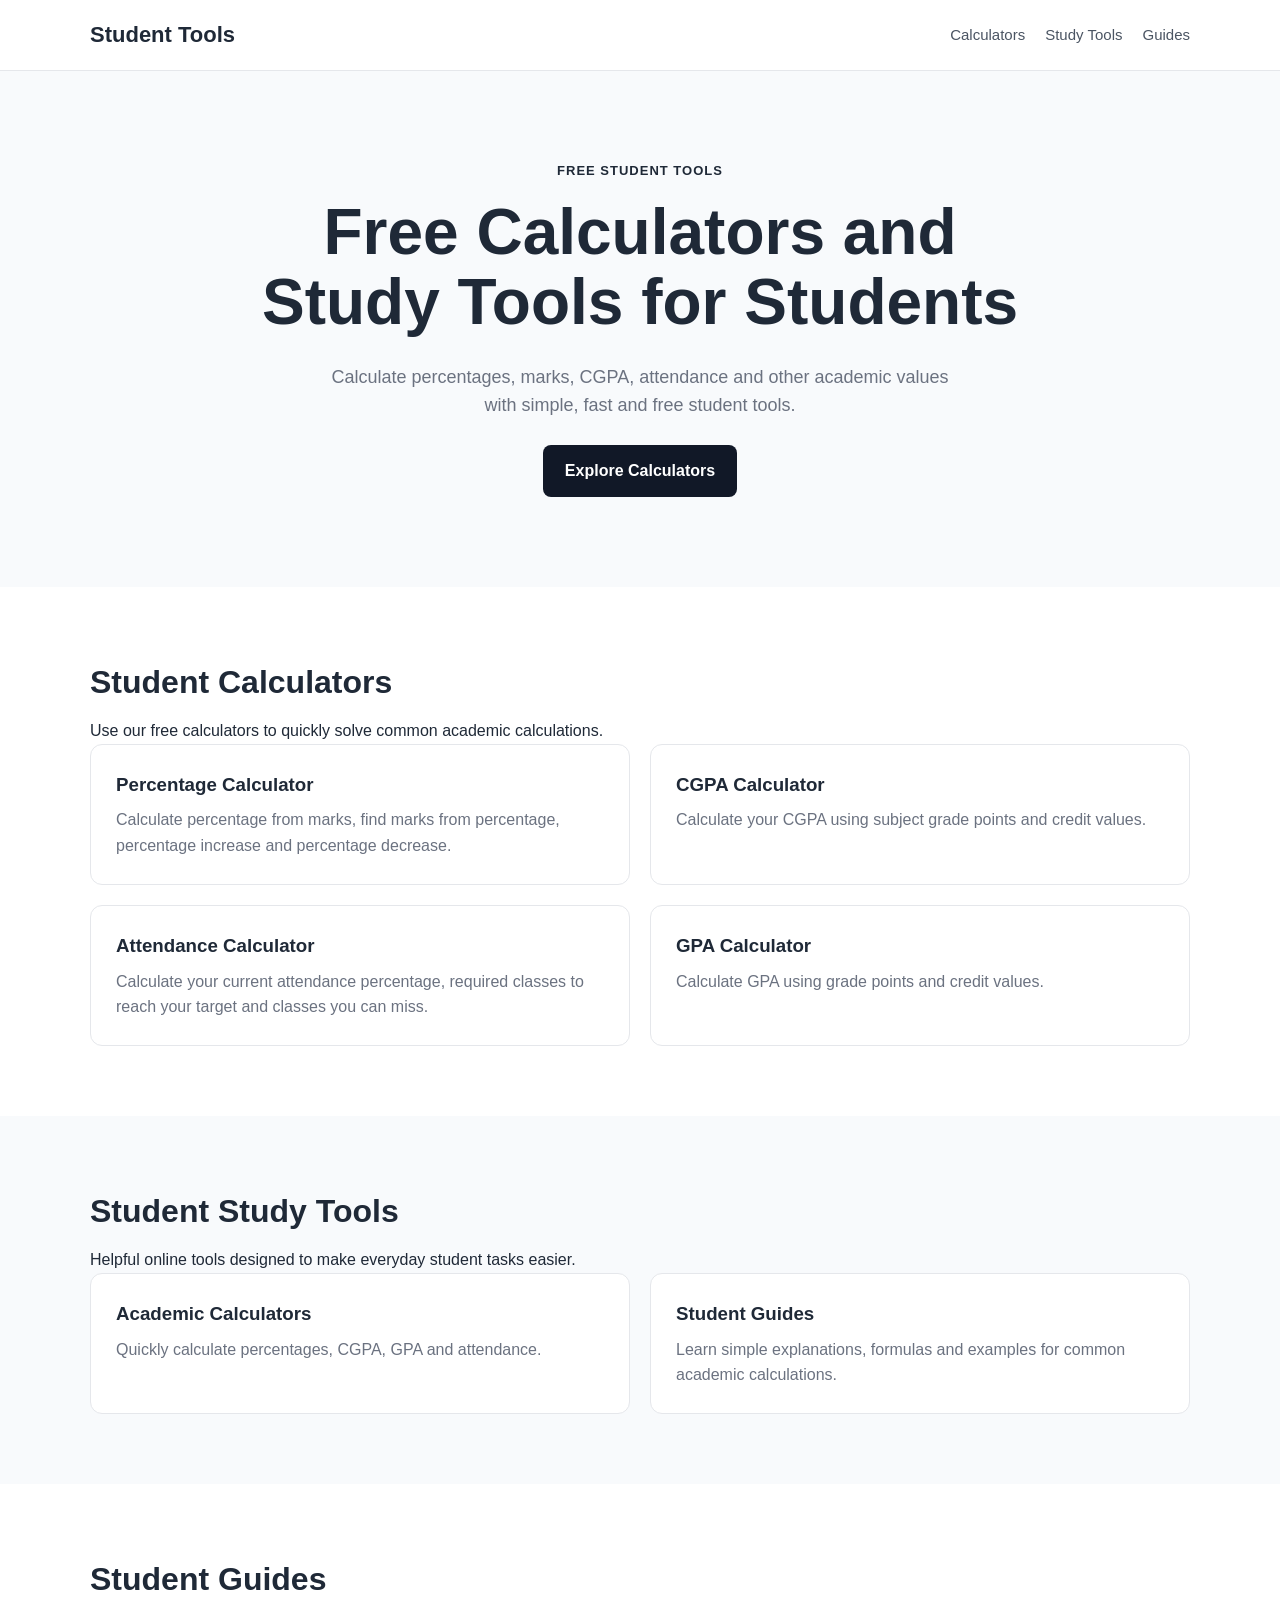
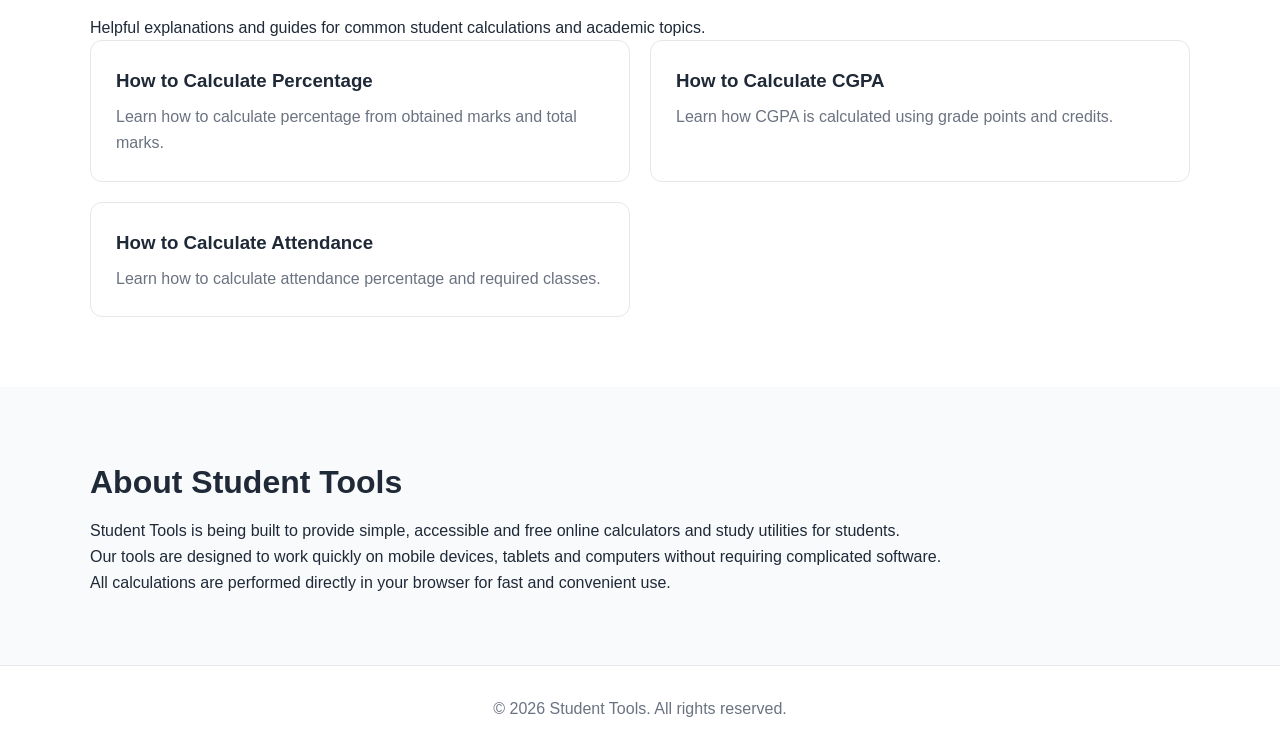
<file: index.html>
<!DOCTYPE html>
<html lang="en">

<head>
    <meta charset="UTF-8">

    <meta name="viewport"
        content="width=device-width, initial-scale=1.0">

    <title>Student Tools - Free Calculators and Study Tools</title>

    <meta name="description"
        content="Free online calculators and study tools for students. Calculate percentage, CGPA, attendance and more.">

    <meta name="robots"
        content="index, follow">

    <link rel="canonical"
        href="https://shaurya-portfolio-1.github.io/student-tools/">

    <meta name="google-site-verification"
        content="pEbb5B0uNUmhUQvmZeQcg9_nepj4lrS3mzh34N6-RK8">

    <link rel="stylesheet"
        href="style.css">

    <script type="application/ld+json">
    {
        "@context": "https://schema.org",
        "@type": "WebSite",
        "name": "Student Tools",
        "url": "https://shaurya-portfolio-1.github.io/student-tools/",
        "description": "Free online calculators and study tools for students."
    }
    </script>

</head>

<body>

<header class="site-header">

    <div class="container header-content">

        <a href="./"
            class="logo">
            Student Tools
        </a>

        <nav aria-label="Main navigation">

            <a href="#calculators">
                Calculators
            </a>

            <a href="#study-tools">
                Study Tools
            </a>

            <a href="#guides">
                Guides
            </a>

        </nav>

    </div>

</header>


<main>

    <!-- HERO -->

    <section class="hero">

        <div class="container">

            <p class="eyebrow">
                FREE STUDENT TOOLS
            </p>

            <h1>
                Free Calculators and Study Tools for Students
            </h1>

            <p class="hero-text">
                Calculate percentages, marks, CGPA, attendance
                and other academic values with simple,
                fast and free student tools.
            </p>

            <a href="#calculators"
                class="button">
                Explore Calculators
            </a>

        </div>

    </section>


    <!-- CALCULATORS -->

    <section id="calculators"
        class="section">

        <div class="container">

            <h2>
                Student Calculators
            </h2>

            <p>
                Use our free calculators to quickly solve
                common academic calculations.
            </p>


            <div class="tool-grid">


                <!-- PERCENTAGE -->

                <a href="calculators/percentage-calculator/"
                    class="tool-card">

                    <h3>
                        Percentage Calculator
                    </h3>

                    <p>
                        Calculate percentage from marks,
                        find marks from percentage,
                        percentage increase and
                        percentage decrease.
                    </p>

                </a>


                <!-- CGPA -->

                <a href="calculators/cgpa-calculator/"
                    class="tool-card">

                    <h3>
                        CGPA Calculator
                    </h3>

                    <p>
                        Calculate your CGPA using
                        subject grade points and
                        credit values.
                    </p>

                </a>


                <!-- ATTENDANCE -->

                <a href="calculators/attendance-calculator/"
                    class="tool-card">

                    <h3>
                        Attendance Calculator
                    </h3>

                    <p>
                        Calculate your current
                        attendance percentage,
                        required classes to reach
                        your target and classes
                        you can miss.
                    </p>

                </a>


                <!-- GPA -->

                <a href="calculators/gpa-calculator/"
                    class="tool-card">

                    <h3>
                        GPA Calculator
                    </h3>

                    <p>
                        Calculate GPA using
                        grade points and
                        credit values.
                    </p>

                </a>

            </div>

        </div>

    </section>


    <!-- STUDY TOOLS -->

    <section id="study-tools"
        class="section section-alt">

        <div class="container">

            <h2>
                Student Study Tools
            </h2>

            <p>
                Helpful online tools designed to make
                everyday student tasks easier.
            </p>


            <div class="tool-grid">

                <a href="#calculators"
                    class="tool-card">

                    <h3>
                        Academic Calculators
                    </h3>

                    <p>
                        Quickly calculate percentages,
                        CGPA, GPA and attendance.
                    </p>

                </a>


                <a href="#guides"
                    class="tool-card">

                    <h3>
                        Student Guides
                    </h3>

                    <p>
                        Learn simple explanations,
                        formulas and examples for
                        common academic calculations.
                    </p>

                </a>

            </div>

        </div>

    </section>


    <!-- GUIDES -->

    <section id="guides"
        class="section">

        <div class="container">

            <h2>
                Student Guides
            </h2>

            <p>
                Helpful explanations and guides for
                common student calculations and
                academic topics.
            </p>


            <div class="tool-grid">

                <a href="calculators/percentage-calculator/"
                    class="tool-card">

                    <h3>
                        How to Calculate Percentage
                    </h3>

                    <p>
                        Learn how to calculate percentage
                        from obtained marks and total marks.
                    </p>

                </a>


                <a href="calculators/cgpa-calculator/"
                    class="tool-card">

                    <h3>
                        How to Calculate CGPA
                    </h3>

                    <p>
                        Learn how CGPA is calculated using
                        grade points and credits.
                    </p>

                </a>


                <a href="calculators/attendance-calculator/"
                    class="tool-card">

                    <h3>
                        How to Calculate Attendance
                    </h3>

                    <p>
                        Learn how to calculate attendance
                        percentage and required classes.
                    </p>

                </a>

            </div>

        </div>

    </section>


    <!-- ABOUT -->

    <section class="section section-alt">

        <div class="container">

            <h2>
                About Student Tools
            </h2>

            <p>
                Student Tools is being built to provide
                simple, accessible and free online
                calculators and study utilities for
                students.
            </p>

            <p>
                Our tools are designed to work quickly
                on mobile devices, tablets and computers
                without requiring complicated software.
            </p>

            <p>
                All calculations are performed directly
                in your browser for fast and convenient
                use.
            </p>

        </div>

    </section>

</main>


<!-- FOOTER -->

<footer class="site-footer">

    <div class="container">

        <p>
            © 2026 Student Tools. All rights reserved.
        </p>

    </div>

</footer>

</body>

</html>
</file>
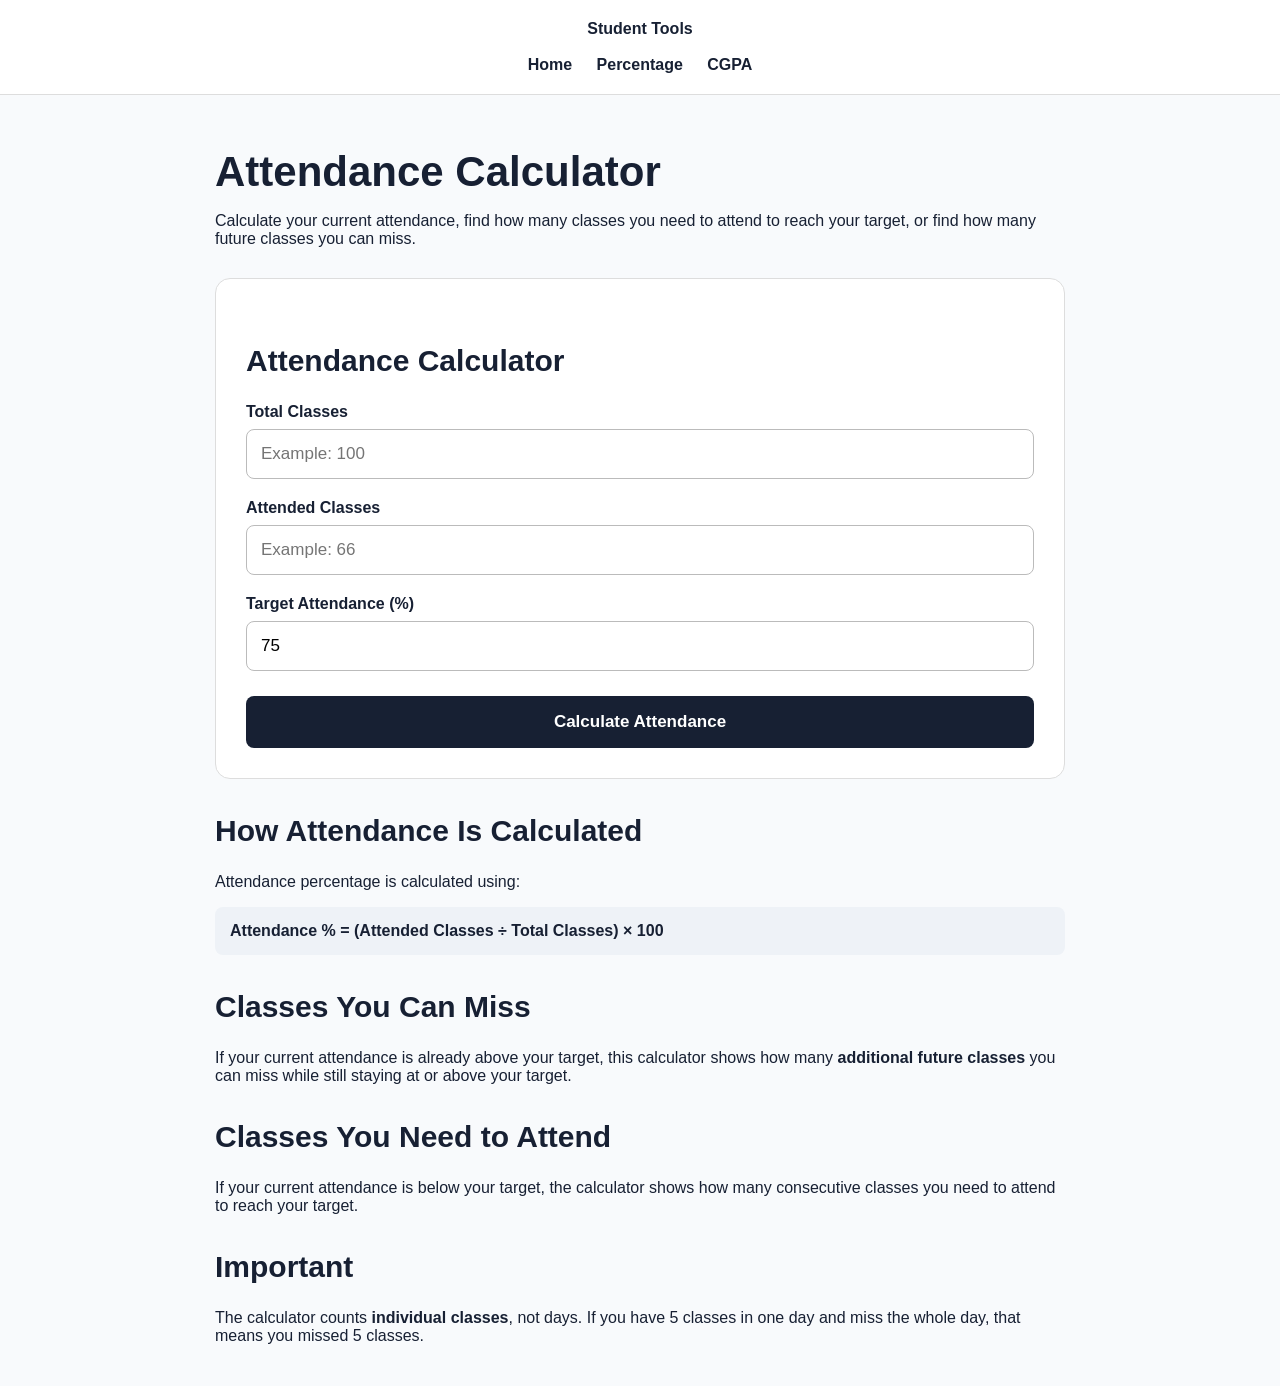
<file: calculators/attendance-calculator/index.html>
<!DOCTYPE html>
<html lang="en">
<head>
<meta charset="UTF-8">
<meta name="viewport" content="width=device-width, initial-scale=1.0">

<title>Attendance Calculator</title>

<meta name="description" content="Free attendance calculator for students. Calculate current attendance, classes needed to reach a target, and classes you can miss.">

<style>
* {
    box-sizing: border-box;
}

body {
    margin: 0;
    font-family: Arial, sans-serif;
    background: #f8fafc;
    color: #172033;
}

.container {
    max-width: 900px;
    margin: auto;
    padding: 25px;
}

header {
    background: white;
    padding: 20px;
    text-align: center;
    border-bottom: 1px solid #ddd;
}

header a {
    text-decoration: none;
    color: #172033;
    font-weight: bold;
    margin: 0 10px;
}

h1 {
    font-size: 42px;
    margin-bottom: 15px;
}

h2 {
    font-size: 30px;
    margin-top: 35px;
}

.card {
    background: white;
    padding: 30px;
    border-radius: 15px;
    margin-top: 30px;
    border: 1px solid #ddd;
}

label {
    display: block;
    font-weight: bold;
    margin-top: 20px;
    margin-bottom: 8px;
}

input {
    width: 100%;
    padding: 14px;
    font-size: 17px;
    border: 1px solid #bbb;
    border-radius: 8px;
}

button {
    width: 100%;
    padding: 16px;
    margin-top: 25px;
    background: #172033;
    color: white;
    border: none;
    border-radius: 8px;
    font-size: 17px;
    font-weight: bold;
    cursor: pointer;
}

#result {
    display: none;
    margin-top: 30px;
}

.result {
    background: #f1f5f9;
    padding: 25px;
    border-radius: 12px;
    text-align: center;
}

.big {
    font-size: 40px;
    font-weight: bold;
    margin: 10px 0;
}

.details {
    margin-top: 20px;
    background: white;
    border: 1px solid #ddd;
    padding: 25px;
    border-radius: 12px;
    line-height: 1.8;
}

.explanation {
    margin-top: 20px;
    background: #f8fafc;
    padding: 25px;
    border-left: 5px solid #172033;
    line-height: 1.8;
}

.formula {
    background: #eef2f7;
    padding: 15px;
    border-radius: 8px;
    font-weight: bold;
}

@media(max-width:600px) {
    h1 {
        font-size: 34px;
    }

    .container {
        padding: 18px;
    }

    .card {
        padding: 20px;
    }
}
</style>
</head>

<body>

<header>
    <strong>Student Tools</strong>
    <br><br>
    <a href="../../">Home</a>
    <a href="../percentage-calculator/">Percentage</a>
    <a href="../cgpa-calculator/">CGPA</a>
</header>

<div class="container">

<h1>Attendance Calculator</h1>

<p>
Calculate your current attendance, find how many classes you need to attend
to reach your target, or find how many future classes you can miss.
</p>

<div class="card">

<h2>Attendance Calculator</h2>

<label>Total Classes</label>
<input type="number" id="total" placeholder="Example: 100">

<label>Attended Classes</label>
<input type="number" id="attended" placeholder="Example: 66">

<label>Target Attendance (%)</label>
<input type="number" id="target" value="75">

<button onclick="calculate()">Calculate Attendance</button>

<div id="result">

<div class="result">

<div>Your Current Attendance</div>

<div class="big" id="current"></div>

<div id="mainMessage"></div>

</div>

<div class="details" id="details"></div>

<div class="explanation" id="explanation"></div>

</div>

</div>


<h2>How Attendance Is Calculated</h2>

<p>
Attendance percentage is calculated using:
</p>

<div class="formula">
Attendance % = (Attended Classes ÷ Total Classes) × 100
</div>

<h2>Classes You Can Miss</h2>

<p>
If your current attendance is already above your target, this calculator
shows how many <strong>additional future classes</strong> you can miss while
still staying at or above your target.
</p>

<h2>Classes You Need to Attend</h2>

<p>
If your current attendance is below your target, the calculator shows how
many consecutive classes you need to attend to reach your target.
</p>

<h2>Important</h2>

<p>
The calculator counts <strong>individual classes</strong>, not days.
If you have 5 classes in one day and miss the whole day, that means you
missed 5 classes.
</p>

</div>


<script>

function calculate() {

    let total = Number(document.getElementById("total").value);
    let attended = Number(document.getElementById("attended").value);
    let target = Number(document.getElementById("target").value);

    if (total <= 0) {
        alert("Please enter total classes.");
        return;
    }

    if (attended < 0 || attended > total) {
        alert("Attended classes cannot be greater than total classes.");
        return;
    }

    if (target <= 0 || target > 100) {
        alert("Target attendance must be between 1 and 100.");
        return;
    }

    let current = (attended / total) * 100;

    document.getElementById("result").style.display = "block";

    document.getElementById("current").innerText =
        current.toFixed(2) + "%";


    /* CURRENT ATTENDANCE IS ABOVE TARGET */

    if (current >= target) {

        let targetDecimal = target / 100;

        let canMiss = Math.floor(
            (attended / targetDecimal) - total
        );

        if (canMiss < 0) {
            canMiss = 0;
        }

        let newTotal = total + canMiss;

        let finalAttendance =
            (attended / newTotal) * 100;


        document.getElementById("mainMessage").innerHTML =
            "<p>You are currently meeting your target.</p>" +
            "<p><strong>You can miss " +
            canMiss +
            " additional classes.</strong></p>";


        document.getElementById("details").innerHTML =

            "<strong>Attendance Details</strong>" +

            "<p>Total classes: " + total + "</p>" +

            "<p>Attended classes: " + attended + "</p>" +

            "<p>Current attendance: " +
            current.toFixed(2) + "%</p>" +

            "<p>Target attendance: " +
            target.toFixed(2) + "%</p>" +

            "<p>Additional classes you can miss: " +
            canMiss + "</p>";


        document.getElementById("explanation").innerHTML =

            "<h3>How this works</h3>" +

            "<p>You attended <strong>" +
            attended +
            "</strong> classes out of <strong>" +
            total +
            "</strong>.</p>" +

            "<p>Your current attendance is <strong>" +
            current.toFixed(2) +
            "%</strong>.</p>" +

            "<p>You can miss <strong>" +
            canMiss +
            " additional future classes</strong> and still remain at or above your target.</p>" +

            "<div class='formula'>" +

            attended +
            " ÷ " +
            newTotal +
            " × 100 = " +
            finalAttendance.toFixed(2) +
            "%" +

            "</div>" +

            "<p>So after missing those classes, your attendance would be approximately <strong>" +
            finalAttendance.toFixed(2) +
            "%</strong>.</p>";
    }


    /* CURRENT ATTENDANCE IS BELOW TARGET */

    else {

        let targetDecimal = target / 100;

        let needed = Math.ceil(
            (targetDecimal * total - attended) /
            (1 - targetDecimal)
        );

        let newAttended = attended + needed;

        let newTotal = total + needed;

        let finalAttendance =
            (newAttended / newTotal) * 100;


        document.getElementById("mainMessage").innerHTML =

            "<p>Your attendance is below your target.</p>" +

            "<p><strong>You need to attend " +
            needed +
            " more consecutive classes.</strong></p>";


        document.getElementById("details").innerHTML =

            "<strong>Attendance Details</strong>" +

            "<p>Total classes: " +
            total + "</p>" +

            "<p>Attended classes: " +
            attended + "</p>" +

            "<p>Current attendance: " +
            current.toFixed(2) + "%</p>" +

            "<p>Target attendance: " +
            target.toFixed(2) + "%</p>" +

            "<p>Additional classes you need to attend: " +
            needed + "</p>";


        document.getElementById("explanation").innerHTML =

            "<h3>How this works</h3>" +

            "<p>You currently attended <strong>" +
            attended +
            "</strong> out of <strong>" +
            total +
            "</strong> classes.</p>" +

            "<p>Your current attendance is <strong>" +
            current.toFixed(2) +
            "%</strong>, but your target is <strong>" +
            target.toFixed(2) +
            "%</strong>.</p>" +

            "<p>You need to attend <strong>" +
            needed +
            " additional consecutive classes</strong> without missing another class.</p>" +

            "<div class='formula'>" +

            newAttended +
            " ÷ " +
            newTotal +
            " × 100 = " +
            finalAttendance.toFixed(2) +
            "%" +

            "</div>" +

            "<p>After attending those classes, your attendance will be approximately <strong>" +
            finalAttendance.toFixed(2) +
            "%</strong>.</p>";
    }

}

</script>

</body>
</html>
</file>
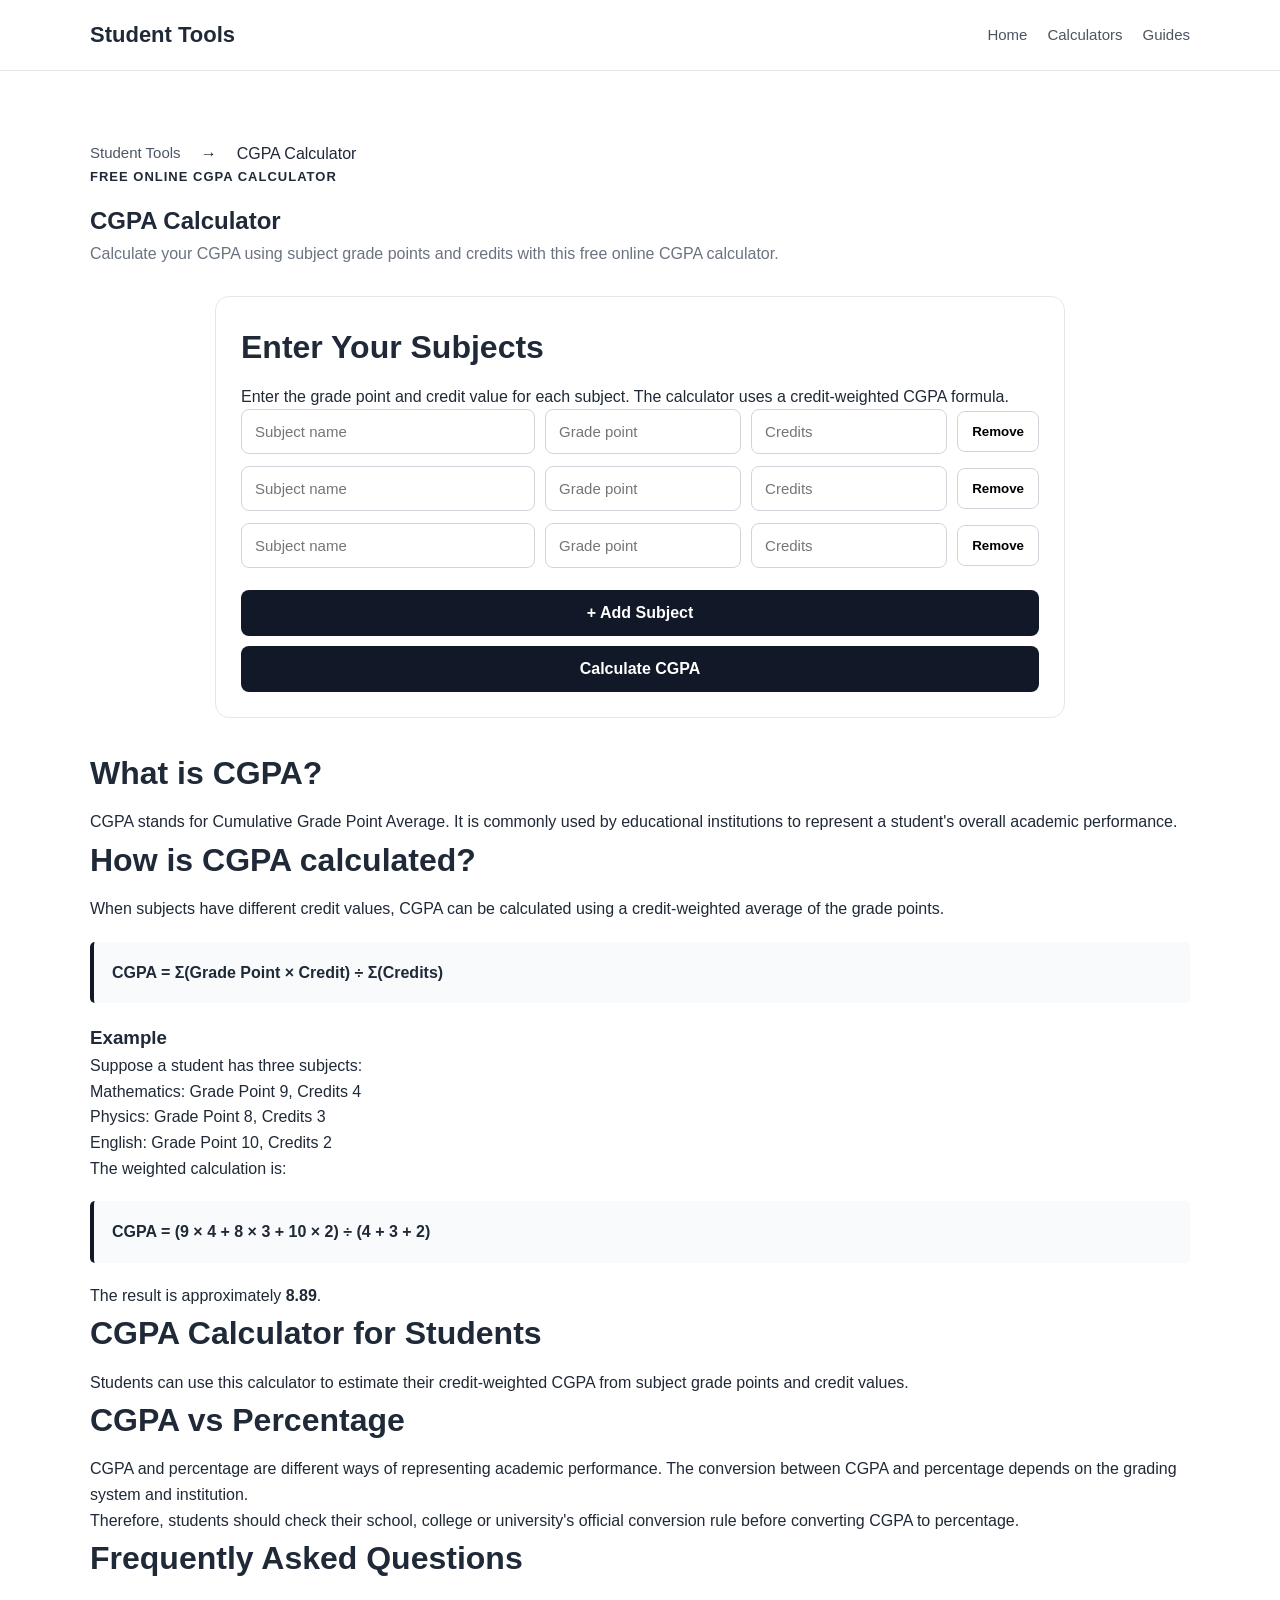
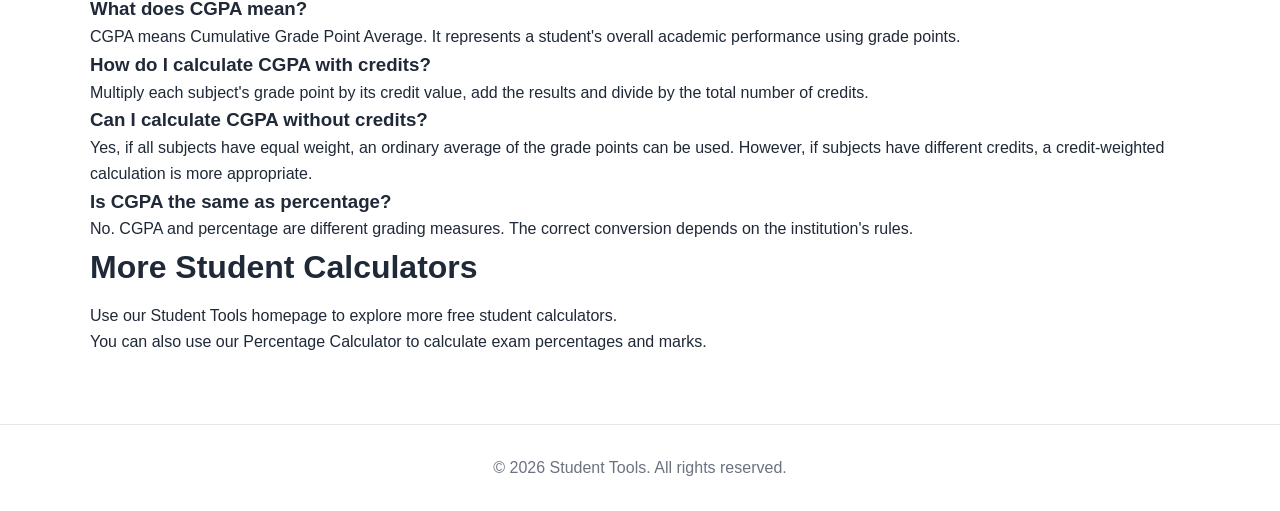
<file: calculators/cgpa-calculator/index.html>
<!DOCTYPE html>
<html lang="en">

<head>

<meta charset="UTF-8">

<meta name="viewport" content="width=device-width, initial-scale=1.0">

<title>CGPA Calculator - Calculate CGPA from Grades and Credits</title>

<meta
name="description"
content="Free CGPA calculator for students. Calculate your CGPA using subject grade points and credits with our simple online CGPA calculator."
>

<meta
name="robots"
content="index, follow"
>

<link
rel="canonical"
href="https://shaurya-portfolio-1.github.io/student-tools/calculators/cgpa-calculator/"
>

<meta
property="og:title"
content="CGPA Calculator - Calculate CGPA Online"
>

<meta
property="og:description"
content="Calculate your CGPA from subject grade points and credits using this free online CGPA calculator."
>

<meta
property="og:type"
content="website"
>

<meta
property="og:url"
content="https://shaurya-portfolio-1.github.io/student-tools/calculators/cgpa-calculator/"
>

<link
rel="stylesheet"
href="../../style.css"
>


<script type="application/ld+json">
{
  "@context": "https://schema.org",
  "@type": "WebApplication",
  "name": "CGPA Calculator",
  "url": "https://shaurya-portfolio-1.github.io/student-tools/calculators/cgpa-calculator/",
  "applicationCategory": "EducationalApplication",
  "operatingSystem": "Any",
  "description": "Free online CGPA calculator for students."
}
</script>


<style>

.cgpa-box {
    max-width: 850px;
    margin: 30px auto;
    padding: 25px;
    border: 1px solid #e5e7eb;
    border-radius: 14px;
    background: #ffffff;
}

.subject-row {
    display: grid;
    grid-template-columns: 1.5fr 1fr 1fr auto;
    gap: 10px;
    margin-bottom: 12px;
    align-items: center;
}

.subject-row input {
    width: 100%;
    padding: 13px;
    border: 1px solid #d1d5db;
    border-radius: 8px;
    font-size: 15px;
    box-sizing: border-box;
}

.remove-button {
    padding: 12px 14px;
    border: 1px solid #d1d5db;
    border-radius: 8px;
    background: #ffffff;
    cursor: pointer;
    font-weight: 600;
}

.add-button,
.calculate-button {
    width: 100%;
    padding: 14px;
    margin-top: 10px;
    border: none;
    border-radius: 8px;
    background: #111827;
    color: white;
    font-size: 16px;
    font-weight: 600;
    cursor: pointer;
}

.result-box {
    display: none;
    margin-top: 25px;
    padding: 25px;
    border-radius: 10px;
    background: #f3f4f6;
    text-align: center;
}

.result-box.show {
    display: block;
}

.cgpa-result {
    font-size: 38px;
    font-weight: 700;
    margin-top: 8px;
}

.error {
    color: #b91c1c;
    font-weight: 600;
}

.formula {
    margin: 20px 0;
    padding: 18px;
    background: #f8fafc;
    border-left: 4px solid #111827;
    border-radius: 5px;
    font-weight: 600;
}

@media (max-width: 650px) {

    .subject-row {
        grid-template-columns: 1fr;
        padding: 15px;
        border: 1px solid #e5e7eb;
        border-radius: 10px;
    }

    .remove-button {
        width: 100%;
    }

    .cgpa-box {
        padding: 18px;
    }

}

</style>

</head>


<body>


<header class="site-header">

<div class="container header-content">

<a
href="../../index.html"
class="logo"
>
Student Tools
</a>


<nav aria-label="Main navigation">

<a href="../../index.html">
Home
</a>

<a href="../../index.html#calculators">
Calculators
</a>

<a href="../../index.html#guides">
Guides
</a>

</nav>

</div>

</header>


<main>


<section class="section">

<div class="container">


<nav
class="breadcrumb"
aria-label="Breadcrumb"
>

<a href="../../index.html">
Student Tools
</a>

<span aria-hidden="true">
→
</span>

<span>
CGPA Calculator
</span>

</nav>


<p class="eyebrow">
FREE ONLINE CGPA CALCULATOR
</p>


<h1>
CGPA Calculator
</h1>


<p class="section-intro">

Calculate your CGPA using subject grade points and
credits with this free online CGPA calculator.

</p>


<div class="cgpa-box">


<h2>
Enter Your Subjects
</h2>


<p>
Enter the grade point and credit value for each subject.
The calculator uses a credit-weighted CGPA formula.
</p>


<div
id="subjects"
>


<div class="subject-row">

<input
type="text"
placeholder="Subject name"
aria-label="Subject name"
>

<input
type="number"
placeholder="Grade point"
aria-label="Grade point"
min="0"
max="10"
step="0.01"
>

<input
type="number"
placeholder="Credits"
aria-label="Credits"
min="0.1"
step="0.1"
>

<button
class="remove-button"
onclick="removeSubject(this)"
>
Remove
</button>

</div>


<div class="subject-row">

<input
type="text"
placeholder="Subject name"
aria-label="Subject name"
>

<input
type="number"
placeholder="Grade point"
aria-label="Grade point"
min="0"
max="10"
step="0.01"
>

<input
type="number"
placeholder="Credits"
aria-label="Credits"
min="0.1"
step="0.1"
>

<button
class="remove-button"
onclick="removeSubject(this)"
>
Remove
</button>

</div>


<div class="subject-row">

<input
type="text"
placeholder="Subject name"
aria-label="Subject name"
>

<input
type="number"
placeholder="Grade point"
aria-label="Grade point"
min="0"
max="10"
step="0.01"
>

<input
type="number"
placeholder="Credits"
aria-label="Credits"
min="0.1"
step="0.1"
>

<button
class="remove-button"
onclick="removeSubject(this)"
>
Remove
</button>

</div>


</div>


<button
class="add-button"
onclick="addSubject()"
>
+ Add Subject
</button>


<button
class="calculate-button"
onclick="calculateCGPA()"
>
Calculate CGPA
</button>


<div
id="result"
class="result-box"
>
</div>


</div>


<article>


<h2>
What is CGPA?
</h2>

<p>

CGPA stands for Cumulative Grade Point Average.
It is commonly used by educational institutions to
represent a student's overall academic performance.

</p>


<h2>
How is CGPA calculated?
</h2>

<p>

When subjects have different credit values, CGPA can
be calculated using a credit-weighted average of the
grade points.

</p>


<div class="formula">

CGPA = Σ(Grade Point × Credit) ÷ Σ(Credits)

</div>


<h3>
Example
</h3>

<p>

Suppose a student has three subjects:

</p>

<p>

Mathematics: Grade Point 9, Credits 4<br>
Physics: Grade Point 8, Credits 3<br>
English: Grade Point 10, Credits 2

</p>

<p>

The weighted calculation is:

</p>

<div class="formula">

CGPA =
(9 × 4 + 8 × 3 + 10 × 2)
÷
(4 + 3 + 2)

</div>

<p>

The result is approximately <strong>8.89</strong>.

</p>


<h2>
CGPA Calculator for Students
</h2>

<p>

Students can use this calculator to estimate their
credit-weighted CGPA from subject grade points and
credit values.

</p>


<h2>
CGPA vs Percentage
</h2>

<p>

CGPA and percentage are different ways of representing
academic performance. The conversion between CGPA and
percentage depends on the grading system and institution.

</p>

<p>

Therefore, students should check their school, college
or university's official conversion rule before converting
CGPA to percentage.

</p>


<h2>
Frequently Asked Questions
</h2>


<h3>
What does CGPA mean?
</h3>

<p>

CGPA means Cumulative Grade Point Average. It represents
a student's overall academic performance using grade points.

</p>


<h3>
How do I calculate CGPA with credits?
</h3>

<p>

Multiply each subject's grade point by its credit value,
add the results and divide by the total number of credits.

</p>


<h3>
Can I calculate CGPA without credits?
</h3>

<p>

Yes, if all subjects have equal weight, an ordinary average
of the grade points can be used. However, if subjects have
different credits, a credit-weighted calculation is more
appropriate.

</p>


<h3>
Is CGPA the same as percentage?
</h3>

<p>

No. CGPA and percentage are different grading measures.
The correct conversion depends on the institution's rules.

</p>


<h2>
More Student Calculators
</h2>

<p>

Use our
<a href="../../index.html">
Student Tools
</a>
homepage to explore more free student calculators.

</p>


<p>

You can also use our
<a href="../percentage-calculator/">
Percentage Calculator
</a>
to calculate exam percentages and marks.

</p>


</article>


</div>

</section>

</main>


<footer class="site-footer">

<div class="container">

<p>
© 2026 Student Tools. All rights reserved.
</p>

</div>

</footer>


<script>


function addSubject() {

    const subjects =
        document.getElementById("subjects");

    const row =
        document.createElement("div");

    row.className = "subject-row";

    row.innerHTML = `

        <input
            type="text"
            placeholder="Subject name"
            aria-label="Subject name"
        >

        <input
            type="number"
            placeholder="Grade point"
            aria-label="Grade point"
            min="0"
            max="10"
            step="0.01"
        >

        <input
            type="number"
            placeholder="Credits"
            aria-label="Credits"
            min="0.1"
            step="0.1"
        >

        <button
            class="remove-button"
            onclick="removeSubject(this)"
        >
            Remove
        </button>

    `;

    subjects.appendChild(row);

}



function removeSubject(button) {

    const rows =
        document.querySelectorAll(".subject-row");

    if (rows.length <= 1) {

        return;

    }

    button.parentElement.remove();

}



function calculateCGPA() {

    const rows =
        document.querySelectorAll(".subject-row");

    let weightedTotal = 0;

    let totalCredits = 0;

    let valid = true;


    rows.forEach(function(row) {

        const inputs =
            row.querySelectorAll("input");

        const gradePoint =
            Number(inputs[1].value);

        const credits =
            Number(inputs[2].value);


        if (
            !Number.isFinite(gradePoint) ||
            !Number.isFinite(credits) ||
            gradePoint < 0 ||
            gradePoint > 10 ||
            credits <= 0
        ) {

            valid = false;

            return;

        }


        weightedTotal +=
            gradePoint * credits;

        totalCredits +=
            credits;

    });


    const result =
        document.getElementById("result");


    if (!valid || totalCredits === 0) {

        result.innerHTML =
            '<span class="error">Please enter a valid grade point (0–10) and credit value for every subject.</span>';

        result.classList.add("show");

        return;

    }


    const cgpa =
        weightedTotal / totalCredits;


    result.innerHTML = `

        Your CGPA

        <div class="cgpa-result">
            ${cgpa.toFixed(2)}
        </div>

        <p>
            Total Credits: ${totalCredits}
        </p>

    `;

    result.classList.add("show");

}


</script>


</body>

</html>
</file>
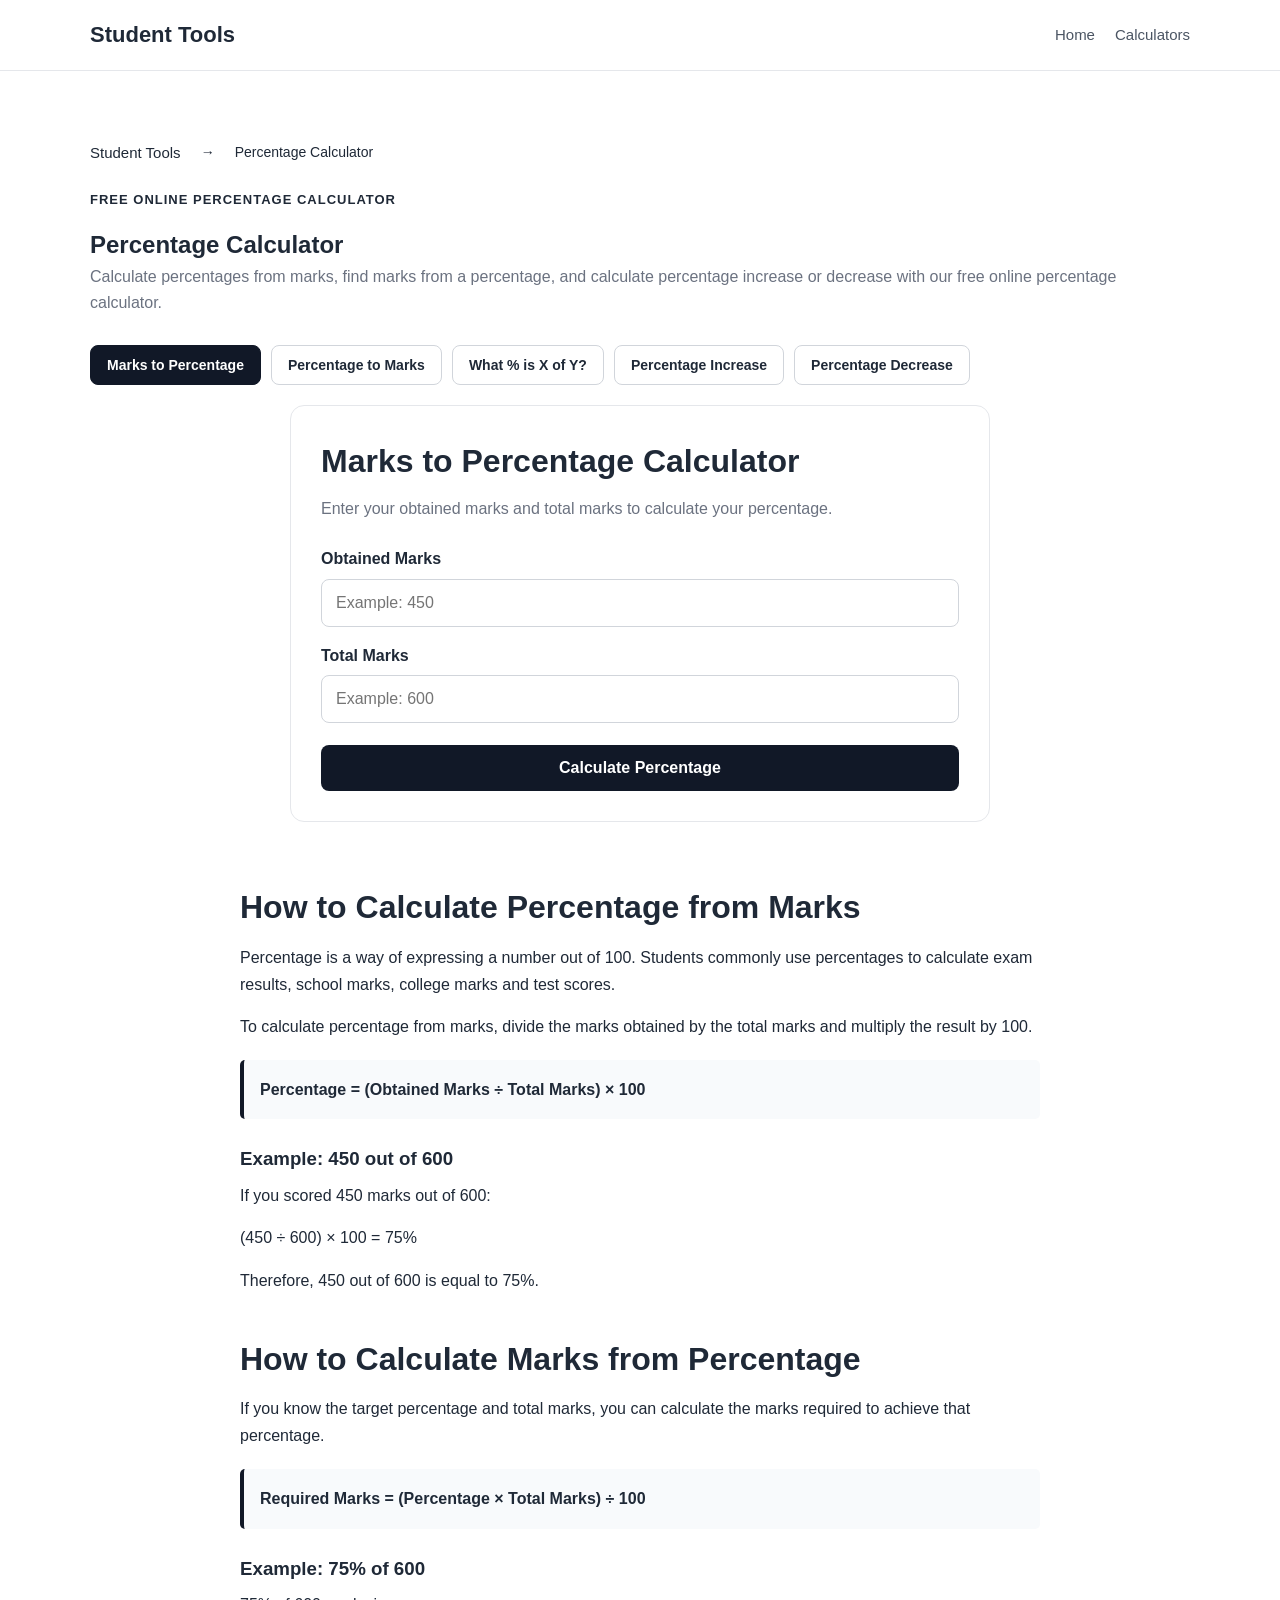
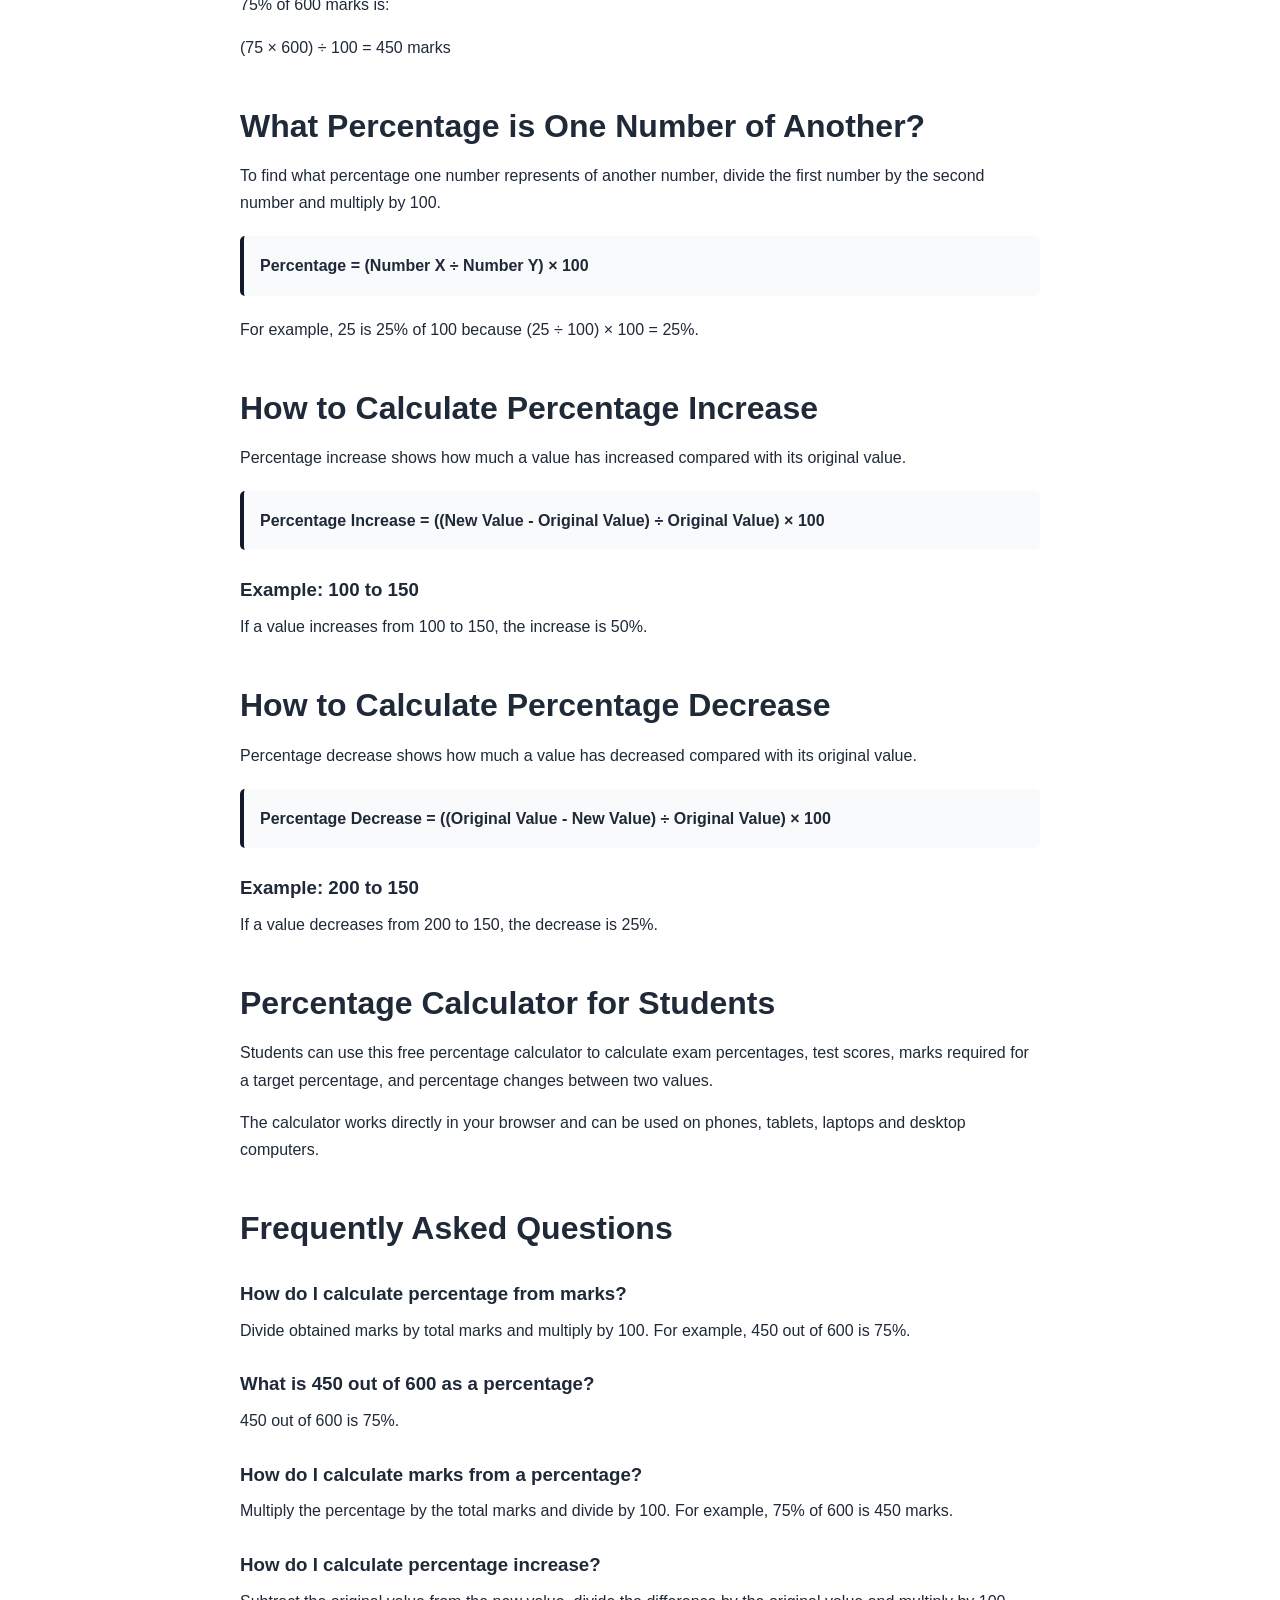
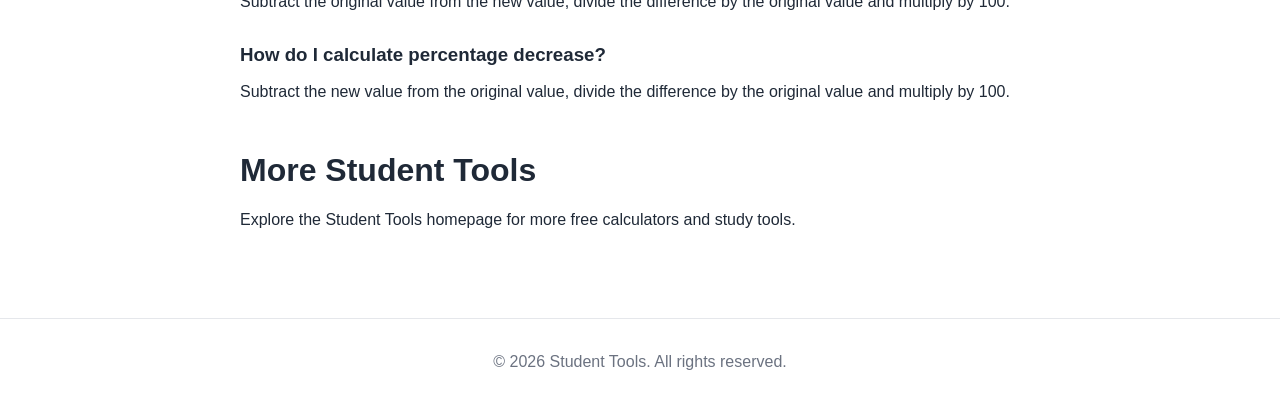
<file: calculators/percentage-calculator/index.html>
<!DOCTYPE html>
<html lang="en">

<head>

    <meta charset="UTF-8">

    <meta name="viewport" content="width=device-width, initial-scale=1.0">

    <title>Percentage Calculator – Marks & Percentages | Student Tools</title>

    <meta
        name="description"
        content="Free percentage calculator for students. Calculate marks to percentage, percentage to marks, what percent X is of Y, percentage increase and percentage decrease."
    >

    <meta
        name="robots"
        content="index, follow"
    >

    <link
        rel="canonical"
        href="https://shaurya-portfolio-1.github.io/student-tools/calculators/percentage-calculator/"
    >


    <!-- Open Graph -->

    <meta
        property="og:title"
        content="Percentage Calculator – Marks & Percentages | Student Tools"
    >

    <meta
        property="og:description"
        content="Calculate marks to percentage, percentage to marks, percentage increase and decrease with this free online student calculator."
    >

    <meta
        property="og:type"
        content="website"
    >

    <meta
        property="og:url"
        content="https://shaurya-portfolio-1.github.io/student-tools/calculators/percentage-calculator/"
    >

    <meta
        property="og:site_name"
        content="Student Tools"
    >


    <!-- Favicon -->

    <link
        rel="icon"
        href="data:image/svg+xml,<svg xmlns=%22http://www.w3.org/2000/svg%22 viewBox=%220 0 100 100%22><text y=%22.9em%22 font-size=%2290%22>🎓</text></svg>"
    >


    <link
        rel="stylesheet"
        href="../../style.css"
    >


    <!-- FAQ Structured Data -->

    <script type="application/ld+json">
    {
        "@context": "https://schema.org",
        "@type": "FAQPage",
        "mainEntity": [
            {
                "@type": "Question",
                "name": "How do I calculate percentage from marks?",
                "acceptedAnswer": {
                    "@type": "Answer",
                    "text": "Divide the marks obtained by the total marks and multiply the result by 100. For example, 450 out of 600 is 75%."
                }
            },
            {
                "@type": "Question",
                "name": "What is 450 out of 600 as a percentage?",
                "acceptedAnswer": {
                    "@type": "Answer",
                    "text": "450 out of 600 is 75%."
                }
            },
            {
                "@type": "Question",
                "name": "How do I calculate marks from a percentage?",
                "acceptedAnswer": {
                    "@type": "Answer",
                    "text": "Multiply the percentage by the total marks and divide by 100. For example, 75% of 600 is 450 marks."
                }
            },
            {
                "@type": "Question",
                "name": "How do I calculate percentage increase?",
                "acceptedAnswer": {
                    "@type": "Answer",
                    "text": "Subtract the original value from the new value, divide the difference by the original value, and multiply by 100."
                }
            },
            {
                "@type": "Question",
                "name": "How do I calculate percentage decrease?",
                "acceptedAnswer": {
                    "@type": "Answer",
                    "text": "Subtract the new value from the original value, divide the difference by the original value, and multiply by 100."
                }
            }
        ]
    }
    </script>


    <!-- Breadcrumb Structured Data -->

    <script type="application/ld+json">
    {
        "@context": "https://schema.org",
        "@type": "BreadcrumbList",
        "itemListElement": [
            {
                "@type": "ListItem",
                "position": 1,
                "name": "Student Tools",
                "item": "https://shaurya-portfolio-1.github.io/student-tools/"
            },
            {
                "@type": "ListItem",
                "position": 2,
                "name": "Percentage Calculator",
                "item": "https://shaurya-portfolio-1.github.io/student-tools/calculators/percentage-calculator/"
            }
        ]
    }
    </script>


    <!-- Web Application Structured Data -->

    <script type="application/ld+json">
    {
        "@context": "https://schema.org",
        "@type": "WebApplication",
        "name": "Percentage Calculator",
        "url": "https://shaurya-portfolio-1.github.io/student-tools/calculators/percentage-calculator/",
        "description": "Free online percentage calculator for students to calculate marks to percentage, percentage to marks, percentage increase and percentage decrease.",
        "applicationCategory": "EducationalApplication",
        "operatingSystem": "All",
        "browserRequirements": "Requires a modern web browser",
        "isAccessibleForFree": true,
        "provider": {
            "@type": "Organization",
            "name": "Student Tools",
            "url": "https://shaurya-portfolio-1.github.io/student-tools/"
        }
    }
    </script>


    <style>

        .breadcrumb {
            margin-bottom: 25px;
            font-size: 14px;
        }

        .breadcrumb a {
            text-decoration: none;
        }

        .breadcrumb a {
            color: inherit;
        }

        .calculator-tabs {
            display: flex;
            flex-wrap: wrap;
            gap: 10px;
            margin: 30px 0 20px;
        }

        .tab-button {
            padding: 11px 16px;
            border: 1px solid #d1d5db;
            border-radius: 8px;
            background: #ffffff;
            color: #1f2937;
            cursor: pointer;
            font-size: 14px;
            font-weight: 600;
        }

        .tab-button.active {
            background: #111827;
            color: #ffffff;
            border-color: #111827;
        }

        .calculator-box {
            max-width: 700px;
            margin: 20px auto;
            padding: 30px;
            border: 1px solid #e5e7eb;
            border-radius: 14px;
            background: #ffffff;
        }

        .calculator {
            display: none;
        }

        .calculator.active {
            display: block;
        }

        .calculator h2 {
            margin-bottom: 8px;
        }

        .calculator-description {
            color: #6b7280;
            margin-bottom: 25px;
        }

        .calculator label {
            display: block;
            margin-top: 16px;
            margin-bottom: 7px;
            font-weight: 600;
        }

        .calculator input {
            width: 100%;
            padding: 14px;
            border: 1px solid #d1d5db;
            border-radius: 8px;
            font-size: 16px;
            background: #ffffff;
        }

        .calculate-button {
            width: 100%;
            margin-top: 22px;
            padding: 14px;
            border: none;
            border-radius: 8px;
            background: #111827;
            color: #ffffff;
            font-size: 16px;
            font-weight: 600;
            cursor: pointer;
        }

        .result {
            display: none;
            margin-top: 25px;
            padding: 20px;
            border-radius: 10px;
            background: #f3f4f6;
            text-align: center;
        }

        .result.show {
            display: block;
        }

        .result-number {
            font-size: 28px;
            font-weight: 700;
            margin-top: 8px;
        }

        .error {
            color: #b91c1c;
        }

        article {
            max-width: 800px;
            margin: 60px auto 0;
        }

        article h2 {
            margin-top: 40px;
            margin-bottom: 12px;
        }

        article h3 {
            margin-top: 25px;
            margin-bottom: 8px;
        }

        article p {
            margin-bottom: 15px;
            line-height: 1.7;
        }

        .formula {
            margin: 20px 0;
            padding: 16px;
            background: #f8fafc;
            border-left: 4px solid #111827;
            border-radius: 5px;
            font-weight: 600;
            line-height: 1.7;
        }

        @media (max-width: 600px) {

            .calculator-box {
                padding: 20px;
            }

            .calculator-tabs {
                flex-direction: column;
            }

            .tab-button {
                width: 100%;
            }

        }

    </style>

</head>


<body>


<header class="site-header">

    <div class="container header-content">

        <a
            href="../../index.html"
            class="logo"
            aria-label="Student Tools home"
        >
            Student Tools
        </a>

        <nav aria-label="Main navigation">

            <a href="../../index.html">
                Home
            </a>

            <a href="../../index.html#calculators">
                Calculators
            </a>

        </nav>

    </div>

</header>


<main>

<section class="section">

<div class="container">


    <!-- Breadcrumb -->

    <nav
        class="breadcrumb"
        aria-label="Breadcrumb"
    >

        <a href="../../index.html">
            Student Tools
        </a>

        <span aria-hidden="true">
            →
        </span>

        <span>
            Percentage Calculator
        </span>

    </nav>


    <p class="eyebrow">
        FREE ONLINE PERCENTAGE CALCULATOR
    </p>


    <h1>
        Percentage Calculator
    </h1>


    <p class="section-intro">
        Calculate percentages from marks, find marks from a
        percentage, and calculate percentage increase or decrease
        with our free online percentage calculator.
    </p>


    <!-- Calculator Tabs -->

    <div class="calculator-tabs">

        <button
            class="tab-button active"
            onclick="showCalculator('marks', this)"
        >
            Marks to Percentage
        </button>

        <button
            class="tab-button"
            onclick="showCalculator('marksFromPercentage', this)"
        >
            Percentage to Marks
        </button>

        <button
            class="tab-button"
            onclick="showCalculator('whatPercent', this)"
        >
            What % is X of Y?
        </button>

        <button
            class="tab-button"
            onclick="showCalculator('increase', this)"
        >
            Percentage Increase
        </button>

        <button
            class="tab-button"
            onclick="showCalculator('decrease', this)"
        >
            Percentage Decrease
        </button>

    </div>


    <div class="calculator-box">


        <!-- MARKS TO PERCENTAGE -->

        <div
            id="marks"
            class="calculator active"
        >

            <h2>
                Marks to Percentage Calculator
            </h2>

            <p class="calculator-description">
                Enter your obtained marks and total marks to
                calculate your percentage.
            </p>


            <label for="obtainedMarks">
                Obtained Marks
            </label>

            <input
                type="number"
                id="obtainedMarks"
                placeholder="Example: 450"
                min="0"
                step="any"
            >


            <label for="totalMarks">
                Total Marks
            </label>

            <input
                type="number"
                id="totalMarks"
                placeholder="Example: 600"
                min="1"
                step="any"
            >


            <button
                class="calculate-button"
                onclick="calculateMarksPercentage()"
            >
                Calculate Percentage
            </button>


            <div
                id="marksResult"
                class="result"
            ></div>

        </div>


        <!-- PERCENTAGE TO MARKS -->

        <div
            id="marksFromPercentage"
            class="calculator"
        >

            <h2>
                Percentage to Marks Calculator
            </h2>

            <p class="calculator-description">
                Find how many marks are required to achieve a
                target percentage.
            </p>


            <label for="targetPercentage">
                Target Percentage
            </label>

            <input
                type="number"
                id="targetPercentage"
                placeholder="Example: 75"
                min="0"
                max="100"
                step="any"
            >


            <label for="maximumMarks">
                Total Marks
            </label>

            <input
                type="number"
                id="maximumMarks"
                placeholder="Example: 600"
                min="1"
                step="any"
            >


            <button
                class="calculate-button"
                onclick="calculateMarksFromPercentage()"
            >
                Calculate Required Marks
            </button>


            <div
                id="marksFromPercentageResult"
                class="result"
            ></div>

        </div>


        <!-- WHAT PERCENT -->

        <div
            id="whatPercent"
            class="calculator"
        >

            <h2>
                What Percentage is X of Y?
            </h2>

            <p class="calculator-description">
                Find what percentage one number represents of
                another number.
            </p>


            <label for="numberX">
                Number X
            </label>

            <input
                type="number"
                id="numberX"
                placeholder="Example: 25"
                step="any"
            >


            <label for="numberY">
                Number Y
            </label>

            <input
                type="number"
                id="numberY"
                placeholder="Example: 100"
                step="any"
            >


            <button
                class="calculate-button"
                onclick="calculateWhatPercent()"
            >
                Calculate Percentage
            </button>


            <div
                id="whatPercentResult"
                class="result"
            ></div>

        </div>


        <!-- PERCENTAGE INCREASE -->

        <div
            id="increase"
            class="calculator"
        >

            <h2>
                Percentage Increase Calculator
            </h2>

            <p class="calculator-description">
                Calculate how much a value has increased in percentage terms.
            </p>


            <label for="oldValue">
                Original Value
            </label>

            <input
                type="number"
                id="oldValue"
                placeholder="Example: 100"
                min="0"
                step="any"
            >


            <label for="newValue">
                New Value
            </label>

            <input
                type="number"
                id="newValue"
                placeholder="Example: 150"
                min="0"
                step="any"
            >


            <button
                class="calculate-button"
                onclick="calculateIncrease()"
            >
                Calculate Increase
            </button>


            <div
                id="increaseResult"
                class="result"
            ></div>

        </div>


        <!-- PERCENTAGE DECREASE -->

        <div
            id="decrease"
            class="calculator"
        >

            <h2>
                Percentage Decrease Calculator
            </h2>

            <p class="calculator-description">
                Calculate how much a value has decreased in percentage terms.
            </p>


            <label for="originalValue">
                Original Value
            </label>

            <input
                type="number"
                id="originalValue"
                placeholder="Example: 200"
                min="0"
                step="any"
            >


            <label for="reducedValue">
                New Value
            </label>

            <input
                type="number"
                id="reducedValue"
                placeholder="Example: 150"
                min="0"
                step="any"
            >


            <button
                class="calculate-button"
                onclick="calculateDecrease()"
            >
                Calculate Decrease
            </button>


            <div
                id="decreaseResult"
                class="result"
            ></div>

        </div>


    </div>


    <!-- SEO CONTENT -->

    <article>


        <h2>
            How to Calculate Percentage from Marks
        </h2>

        <p>
            Percentage is a way of expressing a number out of 100.
            Students commonly use percentages to calculate exam
            results, school marks, college marks and test scores.
        </p>

        <p>
            To calculate percentage from marks, divide the marks
            obtained by the total marks and multiply the result by 100.
        </p>


        <div class="formula">
            Percentage = (Obtained Marks ÷ Total Marks) × 100
        </div>


        <h3>
            Example: 450 out of 600
        </h3>

        <p>
            If you scored 450 marks out of 600:
        </p>

        <p>
            (450 ÷ 600) × 100 = 75%
        </p>

        <p>
            Therefore, 450 out of 600 is equal to 75%.
        </p>


        <h2>
            How to Calculate Marks from Percentage
        </h2>

        <p>
            If you know the target percentage and total marks,
            you can calculate the marks required to achieve that
            percentage.
        </p>


        <div class="formula">
            Required Marks = (Percentage × Total Marks) ÷ 100
        </div>


        <h3>
            Example: 75% of 600
        </h3>

        <p>
            75% of 600 marks is:
        </p>

        <p>
            (75 × 600) ÷ 100 = 450 marks
        </p>


        <h2>
            What Percentage is One Number of Another?
        </h2>

        <p>
            To find what percentage one number represents of another
            number, divide the first number by the second number and
            multiply by 100.
        </p>

        <div class="formula">
            Percentage = (Number X ÷ Number Y) × 100
        </div>

        <p>
            For example, 25 is 25% of 100 because
            (25 ÷ 100) × 100 = 25%.
        </p>


        <h2>
            How to Calculate Percentage Increase
        </h2>

        <p>
            Percentage increase shows how much a value has increased
            compared with its original value.
        </p>


        <div class="formula">
            Percentage Increase =
            ((New Value - Original Value) ÷ Original Value) × 100
        </div>


        <h3>
            Example: 100 to 150
        </h3>

        <p>
            If a value increases from 100 to 150, the increase is 50%.
        </p>


        <h2>
            How to Calculate Percentage Decrease
        </h2>

        <p>
            Percentage decrease shows how much a value has decreased
            compared with its original value.
        </p>


        <div class="formula">
            Percentage Decrease =
            ((Original Value - New Value) ÷ Original Value) × 100
        </div>


        <h3>
            Example: 200 to 150
        </h3>

        <p>
            If a value decreases from 200 to 150, the decrease is 25%.
        </p>


        <h2>
            Percentage Calculator for Students
        </h2>

        <p>
            Students can use this free percentage calculator to
            calculate exam percentages, test scores, marks required
            for a target percentage, and percentage changes between
            two values.
        </p>

        <p>
            The calculator works directly in your browser and can be
            used on phones, tablets, laptops and desktop computers.
        </p>


        <h2>
            Frequently Asked Questions
        </h2>


        <h3>
            How do I calculate percentage from marks?
        </h3>

        <p>
            Divide obtained marks by total marks and multiply by 100.
            For example, 450 out of 600 is 75%.
        </p>


        <h3>
            What is 450 out of 600 as a percentage?
        </h3>

        <p>
            450 out of 600 is 75%.
        </p>


        <h3>
            How do I calculate marks from a percentage?
        </h3>

        <p>
            Multiply the percentage by the total marks and divide
            by 100. For example, 75% of 600 is 450 marks.
        </p>


        <h3>
            How do I calculate percentage increase?
        </h3>

        <p>
            Subtract the original value from the new value, divide
            the difference by the original value and multiply by 100.
        </p>


        <h3>
            How do I calculate percentage decrease?
        </h3>

        <p>
            Subtract the new value from the original value, divide
            the difference by the original value and multiply by 100.
        </p>


        <h2>
            More Student Tools
        </h2>

        <p>
            Explore the
            <a href="../../index.html">
                Student Tools homepage
            </a>
            for more free calculators and study tools.
        </p>


    </article>


</div>

</section>

</main>


<footer class="site-footer">

    <div class="container">

        <p>
            © 2026 Student Tools. All rights reserved.
        </p>
    </div>

</footer>


<script>

function showCalculator(calculatorId, button) {

    const calculators =
        document.querySelectorAll(".calculator");

    const buttons =
        document.querySelectorAll(".tab-button");

    calculators.forEach(function(calculator) {
        calculator.classList.remove("active");
    });

    buttons.forEach(function(tabButton) {
        tabButton.classList.remove("active");
    });

    document
        .getElementById(calculatorId)
        .classList.add("active");

    button.classList.add("active");
}


function calculateMarksPercentage() {

    const obtained =
        Number(document.getElementById("obtainedMarks").value);

    const total =
        Number(document.getElementById("totalMarks").value);

    const result =
        document.getElementById("marksResult");

    if (
        !Number.isFinite(obtained) ||
        !Number.isFinite(total) ||
        obtained < 0 ||
        total <= 0
    ) {

        result.innerHTML =
            '<span class="error">Please enter valid marks.</span>';

        result.classList.add("show");

        return;
    }

    if (obtained > total) {

        result.innerHTML =
            '<span class="error">Obtained marks cannot be greater than total marks.</span>';

        result.classList.add("show");

        return;
    }

    const percentage =
        (obtained / total) * 100;

    result.innerHTML =
        "Your Percentage" +
        '<div class="result-number">' +
        percentage.toFixed(2) +
        "%</div>";

    result.classList.add("show");
}


function calculateMarksFromPercentage() {

    const percentage =
        Number(document.getElementById("targetPercentage").value);

    const total =
        Number(document.getElementById("maximumMarks").value);

    const result =
        document.getElementById("marksFromPercentageResult");

    if (
        !Number.isFinite(percentage) ||
        !Number.isFinite(total) ||
        percentage < 0 ||
        percentage > 100 ||
        total <= 0
    ) {

        result.innerHTML =
            '<span class="error">Enter a percentage between 0 and 100 and valid total marks.</span>';

        result.classList.add("show");

        return;
    }

    const marks =
        (percentage / 100) * total;

    result.innerHTML =
        "Required Marks" +
        '<div class="result-number">' +
        marks.toFixed(2) +
        "</div>";

    result.classList.add("show");
}


function calculateWhatPercent() {

    const x =
        Number(document.getElementById("numberX").value);

    const y =
        Number(document.getElementById("numberY").value);

    const result =
        document.getElementById("whatPercentResult");

    if (
        !Number.isFinite(x) ||
        !Number.isFinite(y) ||
        y === 0
    ) {

        result.innerHTML =
            '<span class="error">Please enter valid numbers. Y cannot be zero.</span>';

        result.classList.add("show");

        return;
    }

    const percentage =
        (x / y) * 100;

    result.innerHTML =
        "Answer" +
        '<div class="result-number">' +
        percentage.toFixed(2) +
        "%</div>";

    result.classList.add("show");
}


function calculateIncrease() {

    const oldValue =
        Number(document.getElementById("oldValue").value);

    const newValue =
        Number(document.getElementById("newValue").value);

    const result =
        document.getElementById("increaseResult");

    if (
        !Number.isFinite(oldValue) ||
        !Number.isFinite(newValue) ||
        oldValue <= 0 ||
        newValue < oldValue
    ) {

        result.innerHTML =
            '<span class="error">Enter valid values. The new value should be greater than or equal to the original value.</span>';

        result.classList.add("show");

        return;
    }

    const increase =
        ((newValue - oldValue) / oldValue) * 100;

    result.innerHTML =
        "Percentage Increase" +
        '<div class="result-number">' +
        increase.toFixed(2) +
        "%</div>";

    result.classList.add("show");
}


function calculateDecrease() {

    const original =
        Number(document.getElementById("originalValue").value);

    const reduced =
        Number(document.getElementById("reducedValue").value);

    const result =
        document.getElementById("decreaseResult");

    if (
        !Number.isFinite(original) ||
        !Number.isFinite(reduced) ||
        original <= 0 ||
        reduced > original
    ) {

        result.innerHTML =
            '<span class="error">Enter valid values. The new value should be less than or equal to the original value.</span>';

        result.classList.add("show");

        return;
    }

    const decrease =
        ((original - reduced) / original) * 100;

    result.innerHTML =
        "Percentage Decrease" +
        '<div class="result-number">' +
        decrease.toFixed(2) +
        "%</div>";

    result.classList.add("show");
}

</script>

</body>

    </html>
</file>
<file: style.css>
* {
    box-sizing: border-box;
    margin: 0;
    padding: 0;
}

html {
    scroll-behavior: smooth;
}

body {
    font-family: Arial, sans-serif;
    line-height: 1.6;
    color: #1f2937;
    background: #ffffff;
}

a {
    text-decoration: none;
    color: inherit;
}

.container {
    width: min(1100px, 92%);
    margin: auto;
}


/* Header */

.site-header {
    border-bottom: 1px solid #e5e7eb;
    background: #ffffff;
}

.header-content {
    min-height: 70px;
    display: flex;
    align-items: center;
    justify-content: space-between;
    gap: 20px;
}

.logo {
    font-size: 22px;
    font-weight: 700;
}

nav {
    display: flex;
    gap: 20px;
}

nav a {
    color: #4b5563;
    font-size: 15px;
}

nav a:hover {
    color: #111827;
}


/* Hero */

.hero {
    padding: 90px 0;
    text-align: center;
    background: #f8fafc;
}

.eyebrow {
    font-size: 13px;
    font-weight: 700;
    letter-spacing: 1px;
    margin-bottom: 15px;
}

.hero h1 {
    max-width: 800px;
    margin: auto;
    font-size: clamp(36px, 7vw, 64px);
    line-height: 1.1;
}

.hero-text {
    max-width: 650px;
    margin: 25px auto;
    color: #6b7280;
    font-size: 18px;
}

.button {
    display: inline-block;
    padding: 13px 22px;
    border-radius: 8px;
    background: #111827;
    color: white;
    font-weight: 600;
}


/* Sections */

.section {
    padding: 70px 0;
}

.section-alt {
    background: #f8fafc;
}

.section h2 {
    font-size: 32px;
    margin-bottom: 10px;
}

.section-intro {
    color: #6b7280;
    margin-bottom: 30px;
}


/* Tool cards */

.tool-grid {
    display: grid;
    grid-template-columns: repeat(2, 1fr);
    gap: 20px;
}

.tool-card {
    display: block;
    padding: 25px;
    border: 1px solid #e5e7eb;
    border-radius: 12px;
    background: white;
    transition: transform 0.2s ease;
}

.tool-card:hover {
    transform: translateY(-3px);
}

.tool-card h3 {
    margin-bottom: 8px;
}

.tool-card p {
    color: #6b7280;
}


/* Footer */

.site-footer {
    padding: 30px 0;
    border-top: 1px solid #e5e7eb;
    color: #6b7280;
    text-align: center;
}


/* Mobile */

@media (max-width: 700px) {

    .header-content {
        flex-direction: column;
        padding: 15px 0;
    }

    nav {
        flex-wrap: wrap;
        justify-content: center;
    }

    .hero {
        padding: 65px 0;
    }

    .tool-grid {
        grid-template-columns: 1fr;
    }

}
</file>
